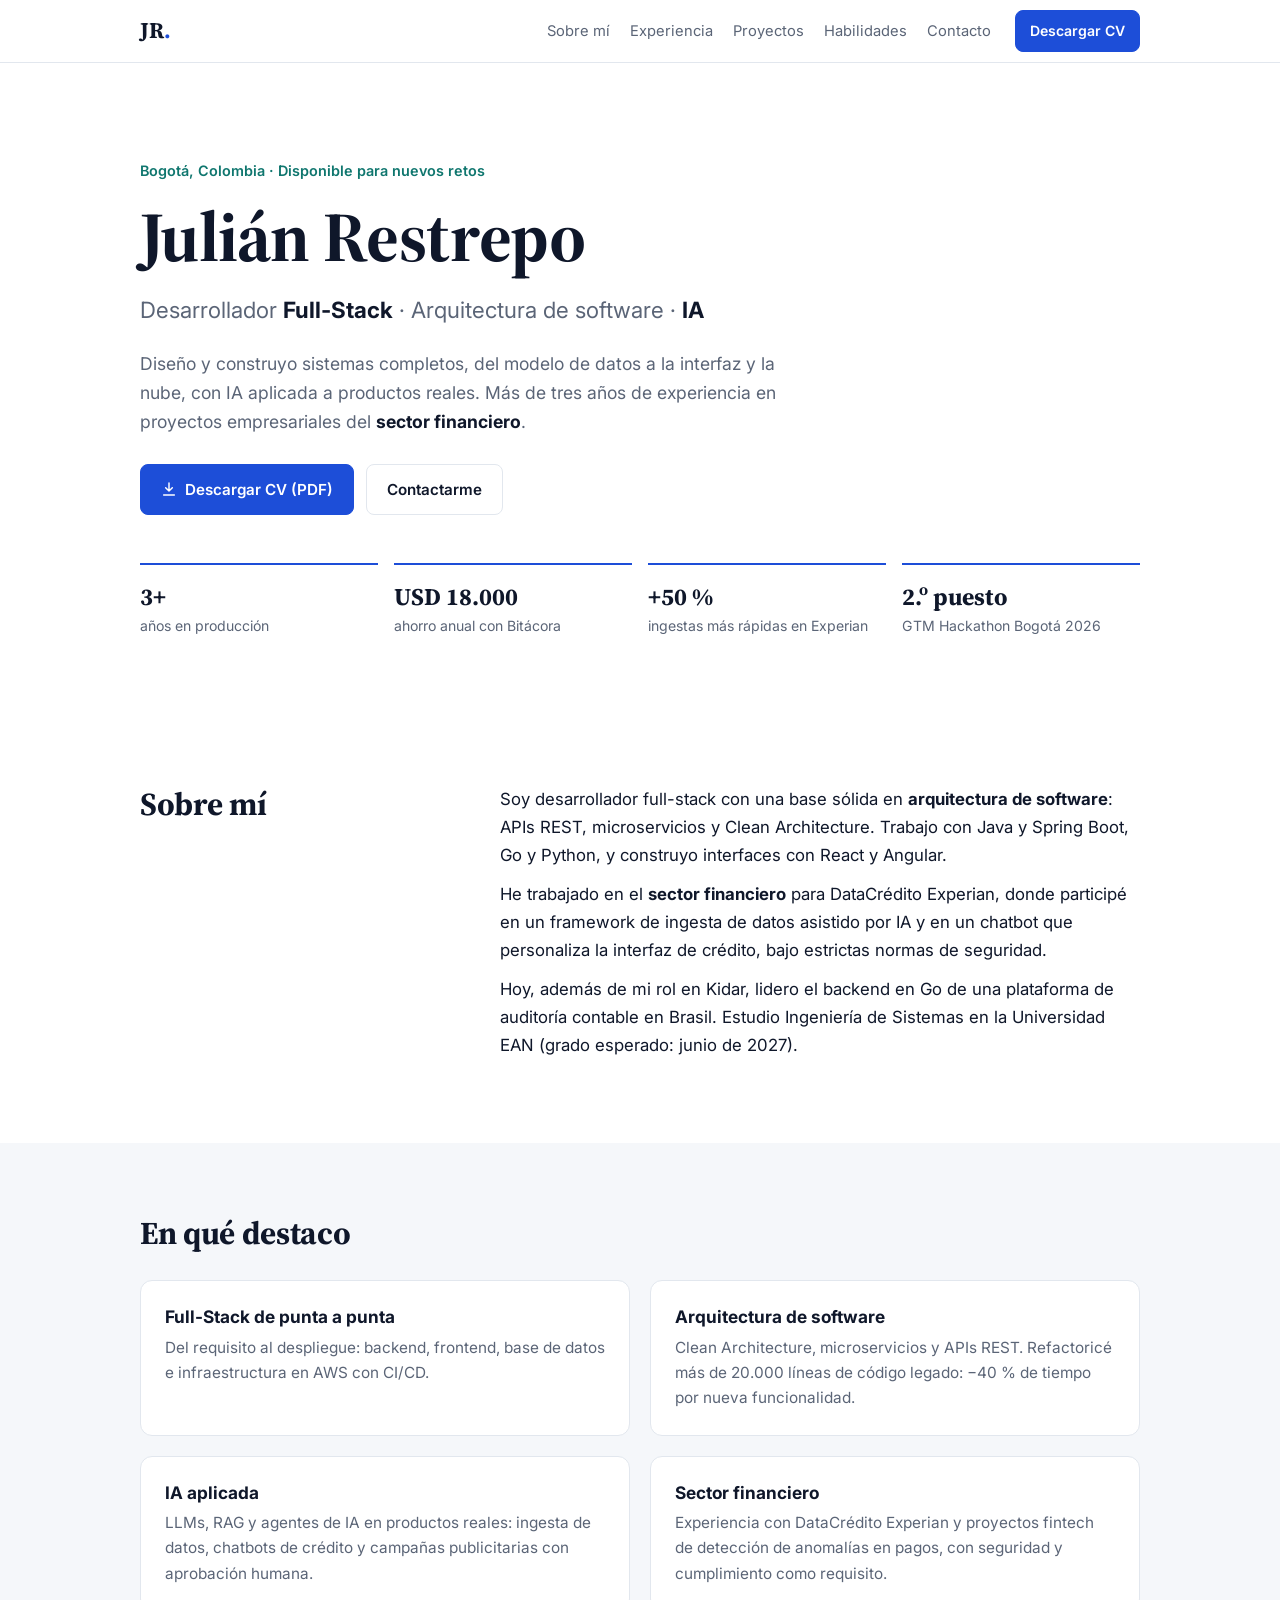
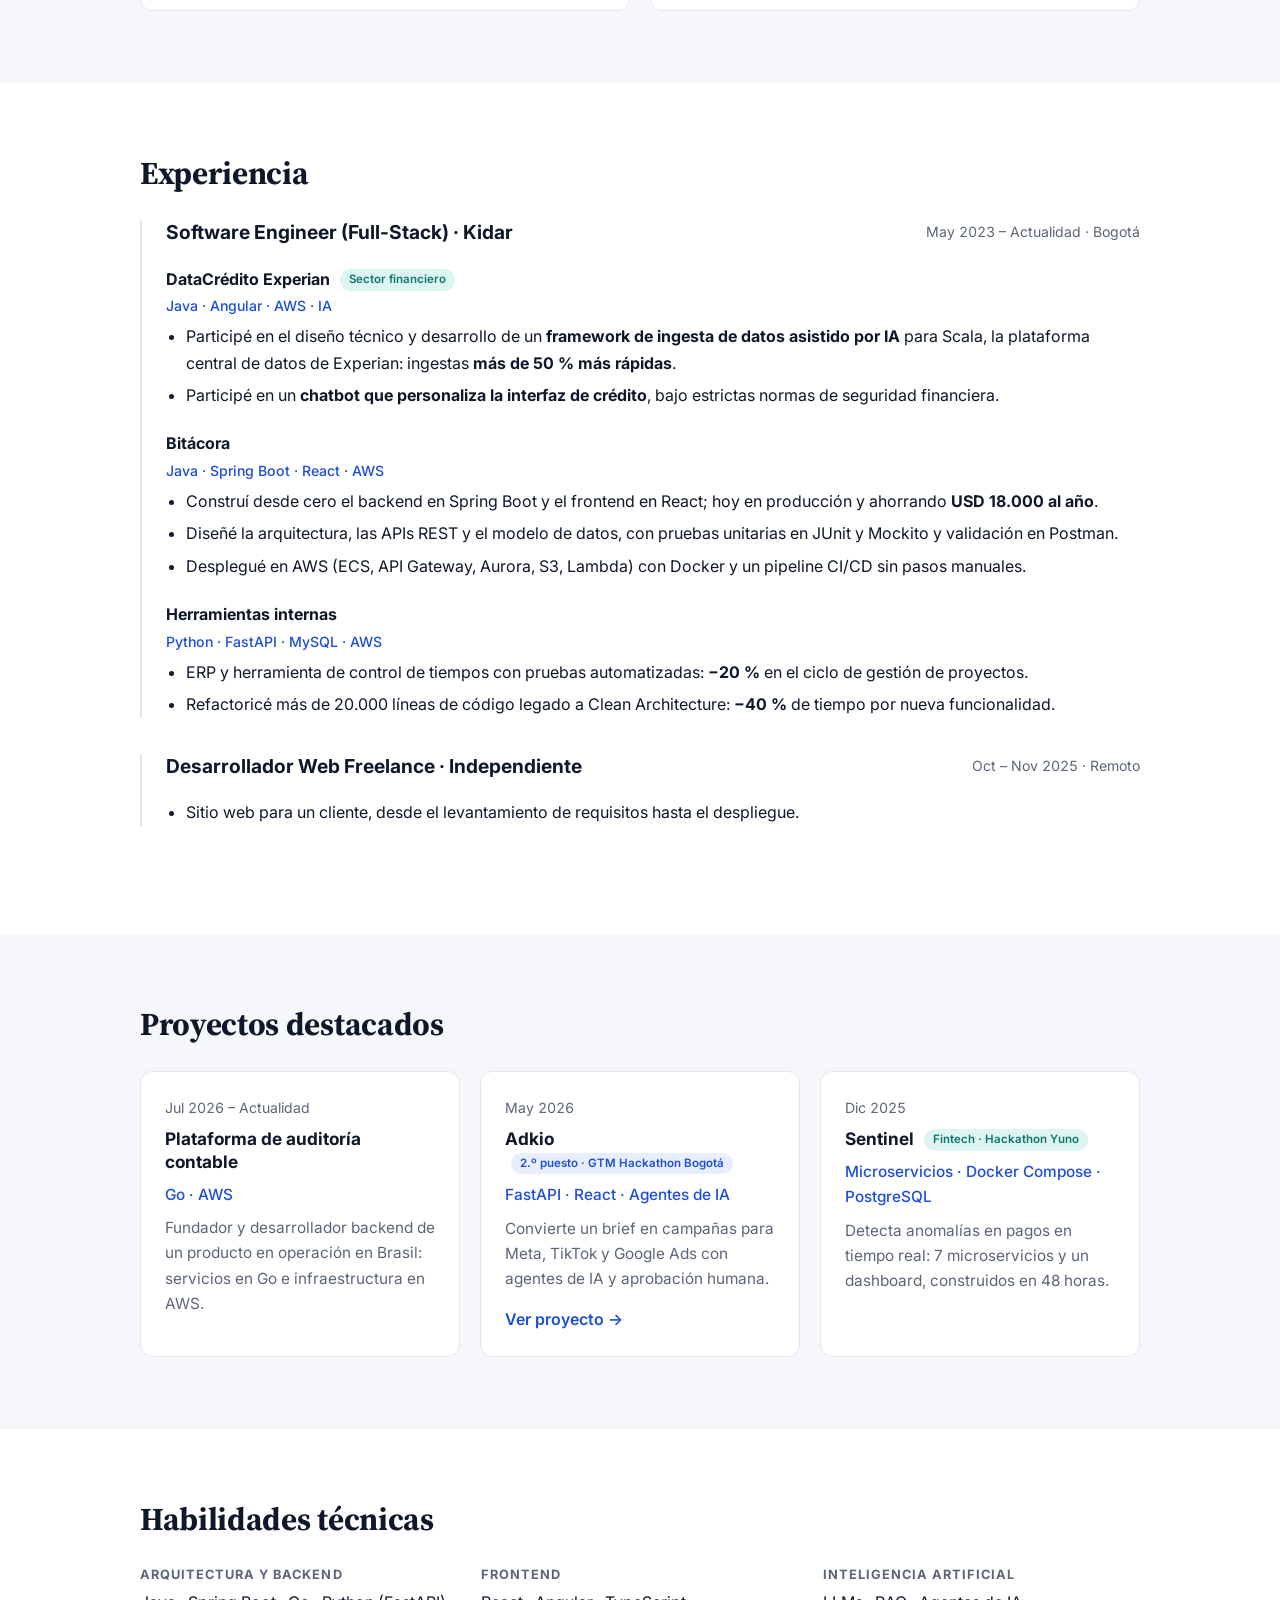
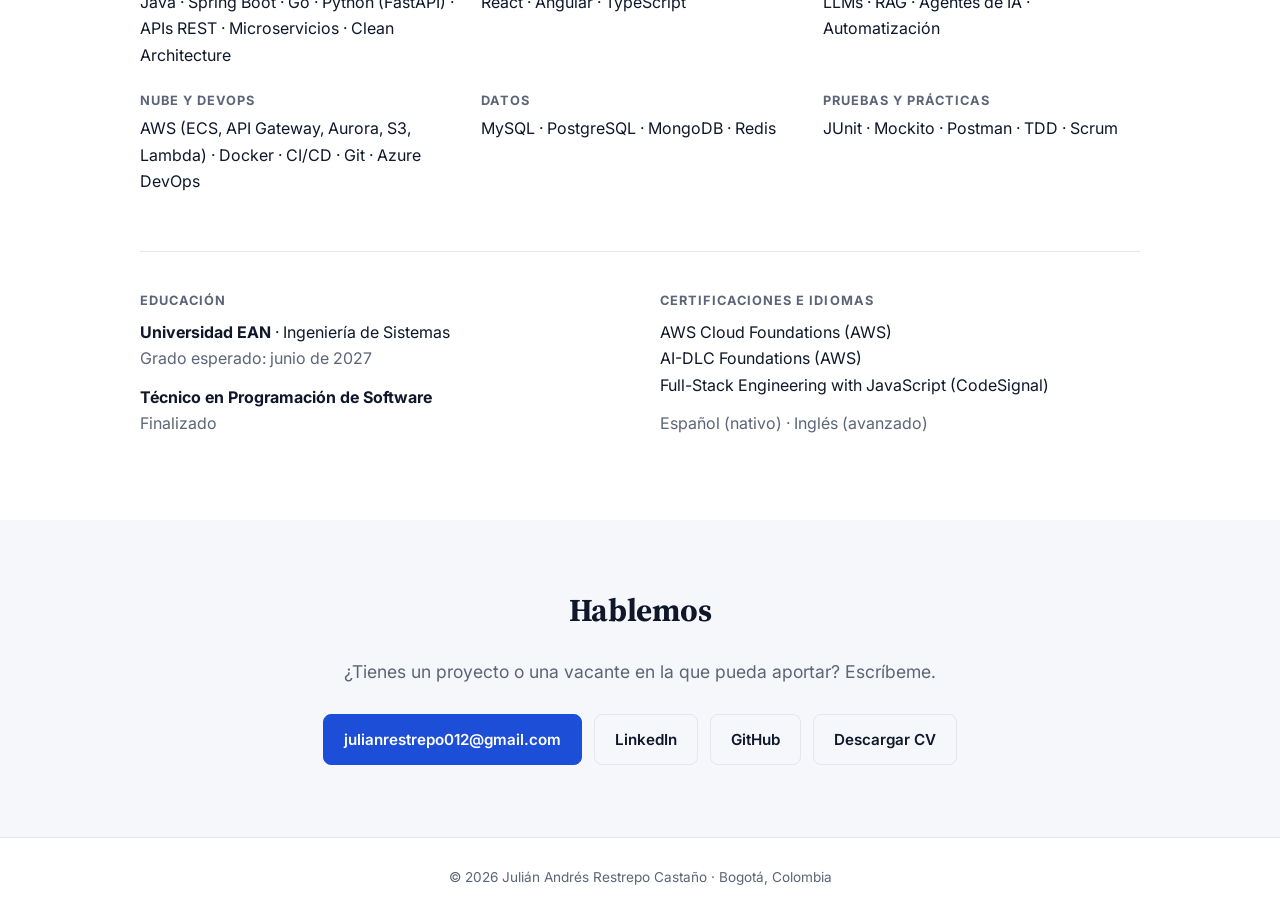
<file: index.html>
<!doctype html>
<html lang="es">
<head>
<meta charset="utf-8">
<meta name="viewport" content="width=device-width, initial-scale=1">
<title>Julián Restrepo · Full-Stack, Arquitectura e IA</title>
<meta name="description" content="Desarrollador Full-Stack con amplio dominio de arquitectura de software e IA. Experiencia en el sector financiero (DataCrédito Experian).">
<link rel="preconnect" href="https://fonts.googleapis.com">
<link rel="preconnect" href="https://fonts.gstatic.com" crossorigin>
<link href="https://fonts.googleapis.com/css2?family=Inter:wght@400;500;600;700&family=Source+Serif+4:wght@600;700&display=swap" rel="stylesheet">
<link rel="stylesheet" href="styles.css">
</head>
<body>

<header class="nav">
  <div class="wrap nav-in">
    <a href="#inicio" class="brand">JR<span>.</span></a>
    <nav>
      <a href="#sobre-mi">Sobre mí</a>
      <a href="#experiencia">Experiencia</a>
      <a href="#proyectos">Proyectos</a>
      <a href="#habilidades">Habilidades</a>
      <a href="#contacto">Contacto</a>
    </nav>
    <a class="btn btn-sm" href="assets/Julian_Restrepo_FullStack_CV.pdf" download>Descargar CV</a>
  </div>
</header>

<main>
<section id="inicio" class="hero">
  <div class="wrap">
    <p class="eyebrow">Bogotá, Colombia · Disponible para nuevos retos</p>
    <h1>Julián Restrepo</h1>
    <p class="role">Desarrollador <strong>Full-Stack</strong> · Arquitectura de software · <strong>IA</strong></p>
    <p class="lead">Diseño y construyo sistemas completos, del modelo de datos a la interfaz y la nube, con IA aplicada a productos reales. Más de tres años de experiencia en proyectos empresariales del <strong>sector financiero</strong>.</p>
    <div class="cta">
      <a class="btn" href="assets/Julian_Restrepo_FullStack_CV.pdf" download>
        <svg width="16" height="16" viewBox="0 0 24 24" fill="none" stroke="currentColor" stroke-width="2.2" stroke-linecap="round" stroke-linejoin="round" aria-hidden="true"><path d="M12 3v12m0 0l-5-5m5 5l5-5M4 21h16"/></svg>
        Descargar CV (PDF)
      </a>
      <a class="btn btn-ghost" href="#contacto">Contactarme</a>
    </div>
    <ul class="stats">
      <li><strong>3+</strong><span>años en producción</span></li>
      <li><strong>USD 18.000</strong><span>ahorro anual con Bitácora</span></li>
      <li><strong>+50 %</strong><span>ingestas más rápidas en Experian</span></li>
      <li><strong>2.º puesto</strong><span>GTM Hackathon Bogotá 2026</span></li>
    </ul>
  </div>
</section>

<section id="sobre-mi">
  <div class="wrap grid-2">
    <div>
      <h2>Sobre mí</h2>
    </div>
    <div class="prose">
      <p>Soy desarrollador full-stack con una base sólida en <strong>arquitectura de software</strong>: APIs REST, microservicios y Clean Architecture. Trabajo con Java y Spring Boot, Go y Python, y construyo interfaces con React y Angular.</p>
      <p>He trabajado en el <strong>sector financiero</strong> para DataCrédito Experian, donde participé en un framework de ingesta de datos asistido por IA y en un chatbot que personaliza la interfaz de crédito, bajo estrictas normas de seguridad.</p>
      <p>Hoy, además de mi rol en Kidar, lidero el backend en Go de una plataforma de auditoría contable en Brasil. Estudio Ingeniería de Sistemas en la Universidad EAN (grado esperado: junio de 2027).</p>
    </div>
  </div>
</section>

<section id="pilares" class="alt">
  <div class="wrap">
    <h2>En qué destaco</h2>
    <div class="cards">
      <article class="card">
        <h3>Full-Stack de punta a punta</h3>
        <p>Del requisito al despliegue: backend, frontend, base de datos e infraestructura en AWS con CI/CD.</p>
      </article>
      <article class="card">
        <h3>Arquitectura de software</h3>
        <p>Clean Architecture, microservicios y APIs REST. Refactoricé más de 20.000 líneas de código legado: −40 % de tiempo por nueva funcionalidad.</p>
      </article>
      <article class="card">
        <h3>IA aplicada</h3>
        <p>LLMs, RAG y agentes de IA en productos reales: ingesta de datos, chatbots de crédito y campañas publicitarias con aprobación humana.</p>
      </article>
      <article class="card">
        <h3>Sector financiero</h3>
        <p>Experiencia con DataCrédito Experian y proyectos fintech de detección de anomalías en pagos, con seguridad y cumplimiento como requisito.</p>
      </article>
    </div>
  </div>
</section>

<section id="experiencia">
  <div class="wrap">
    <h2>Experiencia</h2>

    <div class="job">
      <div class="job-head">
        <div><h3>Software Engineer (Full-Stack) · Kidar</h3></div>
        <span class="date">May 2023 – Actualidad · Bogotá</span>
      </div>

      <div class="sub">
        <h4>DataCrédito Experian <span class="tag fin">Sector financiero</span></h4>
        <p class="stack">Java · Angular · AWS · IA</p>
        <ul>
          <li>Participé en el diseño técnico y desarrollo de un <strong>framework de ingesta de datos asistido por IA</strong> para Scala, la plataforma central de datos de Experian: ingestas <strong>más de 50 % más rápidas</strong>.</li>
          <li>Participé en un <strong>chatbot que personaliza la interfaz de crédito</strong>, bajo estrictas normas de seguridad financiera.</li>
        </ul>
      </div>

      <div class="sub">
        <h4>Bitácora</h4>
        <p class="stack">Java · Spring Boot · React · AWS</p>
        <ul>
          <li>Construí desde cero el backend en Spring Boot y el frontend en React; hoy en producción y ahorrando <strong>USD 18.000 al año</strong>.</li>
          <li>Diseñé la arquitectura, las APIs REST y el modelo de datos, con pruebas unitarias en JUnit y Mockito y validación en Postman.</li>
          <li>Desplegué en AWS (ECS, API Gateway, Aurora, S3, Lambda) con Docker y un pipeline CI/CD sin pasos manuales.</li>
        </ul>
      </div>

      <div class="sub">
        <h4>Herramientas internas</h4>
        <p class="stack">Python · FastAPI · MySQL · AWS</p>
        <ul>
          <li>ERP y herramienta de control de tiempos con pruebas automatizadas: <strong>−20 %</strong> en el ciclo de gestión de proyectos.</li>
          <li>Refactoricé más de 20.000 líneas de código legado a Clean Architecture: <strong>−40 %</strong> de tiempo por nueva funcionalidad.</li>
        </ul>
      </div>
    </div>

    <div class="job">
      <div class="job-head">
        <div><h3>Desarrollador Web Freelance · Independiente</h3></div>
        <span class="date">Oct – Nov 2025 · Remoto</span>
      </div>
      <ul>
        <li>Sitio web para un cliente, desde el levantamiento de requisitos hasta el despliegue.</li>
      </ul>
    </div>
  </div>
</section>

<section id="proyectos" class="alt">
  <div class="wrap">
    <h2>Proyectos destacados</h2>
    <div class="cards cards-3">
      <article class="card project">
        <span class="date">Jul 2026 – Actualidad</span>
        <h3>Plataforma de auditoría contable</h3>
        <p class="stack">Go · AWS</p>
        <p>Fundador y desarrollador backend de un producto en operación en Brasil: servicios en Go e infraestructura en AWS.</p>
      </article>
      <article class="card project">
        <span class="date">May 2026</span>
        <h3>Adkio <span class="tag">2.º puesto · GTM Hackathon Bogotá</span></h3>
        <p class="stack">FastAPI · React · Agentes de IA</p>
        <p>Convierte un brief en campañas para Meta, TikTok y Google Ads con agentes de IA y aprobación humana.</p>
        <a class="link" href="https://adkio.pages.dev" target="_blank" rel="noopener">Ver proyecto →</a>
      </article>
      <article class="card project">
        <span class="date">Dic 2025</span>
        <h3>Sentinel <span class="tag fin">Fintech · Hackathon Yuno</span></h3>
        <p class="stack">Microservicios · Docker Compose · PostgreSQL</p>
        <p>Detecta anomalías en pagos en tiempo real: 7 microservicios y un dashboard, construidos en 48 horas.</p>
      </article>
    </div>
  </div>
</section>

<section id="habilidades">
  <div class="wrap">
    <h2>Habilidades técnicas</h2>
    <div class="skills">
      <div><h3>Arquitectura y backend</h3><p>Java · Spring Boot · Go · Python (FastAPI) · APIs REST · Microservicios · Clean Architecture</p></div>
      <div><h3>Frontend</h3><p>React · Angular · TypeScript</p></div>
      <div><h3>Inteligencia artificial</h3><p>LLMs · RAG · Agentes de IA · Automatización</p></div>
      <div><h3>Nube y DevOps</h3><p>AWS (ECS, API Gateway, Aurora, S3, Lambda) · Docker · CI/CD · Git · Azure DevOps</p></div>
      <div><h3>Datos</h3><p>MySQL · PostgreSQL · MongoDB · Redis</p></div>
      <div><h3>Pruebas y prácticas</h3><p>JUnit · Mockito · Postman · TDD · Scrum</p></div>
    </div>

    <div class="grid-2 edu">
      <div>
        <h3>Educación</h3>
        <p><strong>Universidad EAN</strong> · Ingeniería de Sistemas<br><span class="muted">Grado esperado: junio de 2027</span></p>
        <p><strong>Técnico en Programación de Software</strong><br><span class="muted">Finalizado</span></p>
      </div>
      <div>
        <h3>Certificaciones e idiomas</h3>
        <p>AWS Cloud Foundations (AWS)<br>AI-DLC Foundations (AWS)<br>Full-Stack Engineering with JavaScript (CodeSignal)</p>
        <p><span class="muted">Español (nativo) · Inglés (avanzado)</span></p>
      </div>
    </div>
  </div>
</section>

<section id="contacto" class="contact">
  <div class="wrap">
    <h2>Hablemos</h2>
    <p class="lead">¿Tienes un proyecto o una vacante en la que pueda aportar? Escríbeme.</p>
    <div class="cta center">
      <a class="btn" href="mailto:julianrestrepo012@gmail.com">julianrestrepo012@gmail.com</a>
      <a class="btn btn-ghost" href="https://www.linkedin.com/in/jarestrepo" target="_blank" rel="noopener">LinkedIn</a>
      <a class="btn btn-ghost" href="https://github.com/Julianlamaravilla" target="_blank" rel="noopener">GitHub</a>
      <a class="btn btn-ghost" href="assets/Julian_Restrepo_FullStack_CV.pdf" download>Descargar CV</a>
    </div>
  </div>
</section>
</main>

<footer>
  <div class="wrap">© <span id="y">2026</span> Julián Andrés Restrepo Castaño · Bogotá, Colombia</div>
</footer>

<script>document.getElementById('y').textContent = new Date().getFullYear();</script>
</body>
</html>
</file>
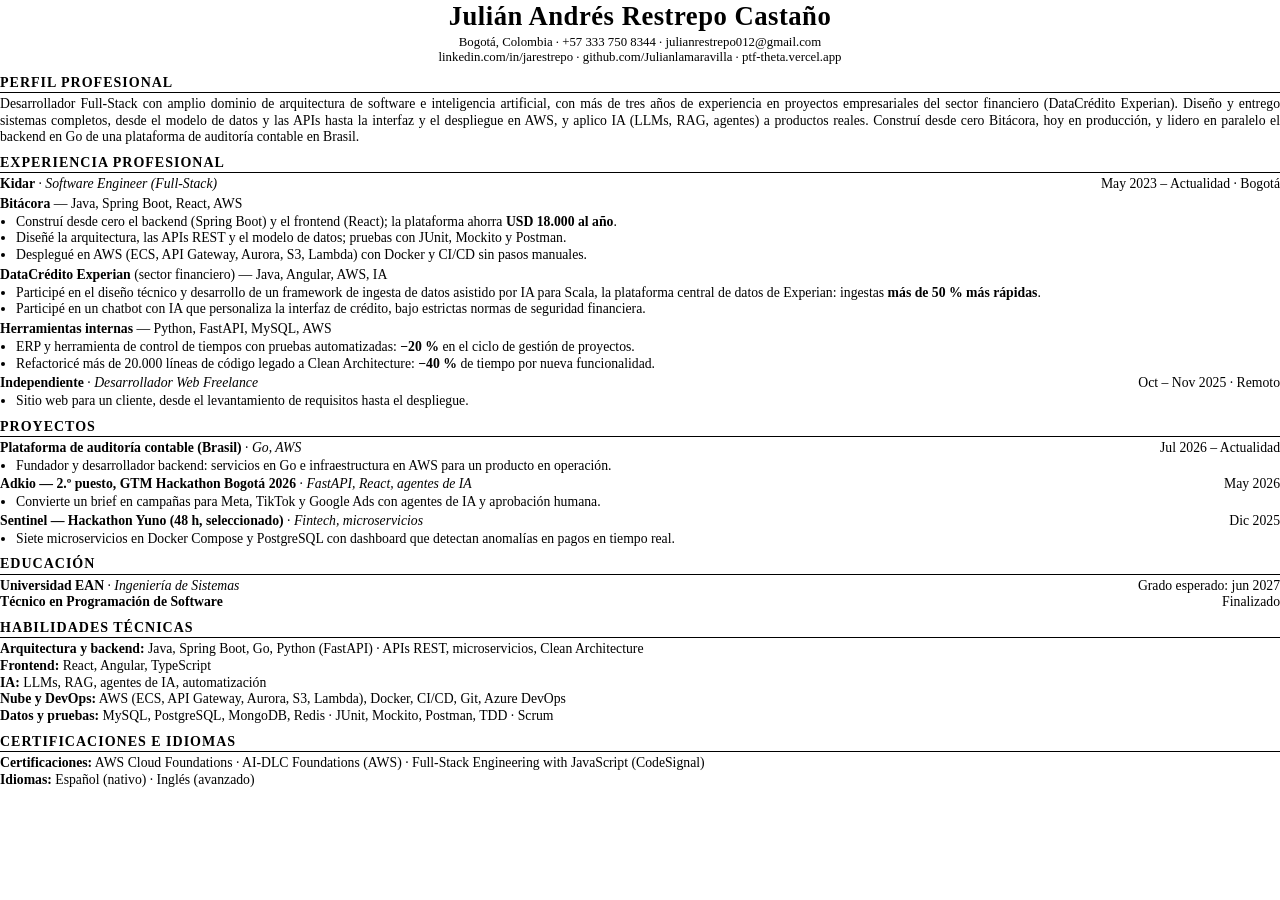
<file: cv/cv.html>
<!doctype html>
<html lang="es">
<head>
<meta charset="utf-8">
<title>Julián Restrepo – CV Full-Stack</title>
<style>
  @page { size: Letter; margin: 0.5in 0.6in; }
  * { box-sizing: border-box; }
  body {
    font-family: "Times New Roman", Times, Georgia, serif;
    font-size: 10.3pt; line-height: 1.22; color: #000; margin: 0;
  }
  h1 { font-size: 20pt; text-align: center; margin: 0 0 2px; letter-spacing: .5px; font-weight: 700; }
  .contact { text-align: center; font-size: 9.6pt; margin-bottom: 6px; }
  .contact a { color: #000; text-decoration: none; }
  h2 {
    font-size: 10.5pt; text-transform: uppercase; letter-spacing: 1px;
    border-bottom: 1px solid #000; margin: 8px 0 3px; padding-bottom: 1px; font-weight: 700;
  }
  .row { display: flex; justify-content: space-between; gap: 12px; }
  .row b { font-weight: 700; }
  .row i { font-style: italic; }
  .sub { margin-top: 3px; }
  ul { margin: 1px 0 2px; padding-left: 16px; }
  li { margin: 0; padding: 0; }
  p { margin: 0; text-align: justify; }
  .skills div { margin: 0; }
</style>
</head>
<body>

<h1>Julián Andrés Restrepo Castaño</h1>
<div class="contact">
  Bogotá, Colombia · +57 333 750 8344 · <a href="mailto:julianrestrepo012@gmail.com">julianrestrepo012@gmail.com</a><br>
  <a href="https://www.linkedin.com/in/jarestrepo">linkedin.com/in/jarestrepo</a> ·
  <a href="https://github.com/Julianlamaravilla">github.com/Julianlamaravilla</a> ·
  <a href="https://ptf-theta.vercel.app">ptf-theta.vercel.app</a>
</div>

<h2>Perfil profesional</h2>
<p>Desarrollador Full-Stack con amplio dominio de arquitectura de software e inteligencia artificial, con más de tres años de experiencia en proyectos empresariales del sector financiero (DataCrédito Experian). Diseño y entrego sistemas completos, desde el modelo de datos y las APIs hasta la interfaz y el despliegue en AWS, y aplico IA (LLMs, RAG, agentes) a productos reales. Construí desde cero Bitácora, hoy en producción, y lidero en paralelo el backend en Go de una plataforma de auditoría contable en Brasil.</p>

<h2>Experiencia profesional</h2>
<div class="row"><span><b>Kidar</b> · <i>Software Engineer (Full-Stack)</i></span><span>May 2023 – Actualidad · Bogotá</span></div>

<div class="sub"><b>Bitácora</b> — Java, Spring Boot, React, AWS</div>
<ul>
  <li>Construí desde cero el backend (Spring Boot) y el frontend (React); la plataforma ahorra <b>USD 18.000 al año</b>.</li>
  <li>Diseñé la arquitectura, las APIs REST y el modelo de datos; pruebas con JUnit, Mockito y Postman.</li>
  <li>Desplegué en AWS (ECS, API Gateway, Aurora, S3, Lambda) con Docker y CI/CD sin pasos manuales.</li>
</ul>

<div class="sub"><b>DataCrédito Experian</b> (sector financiero) — Java, Angular, AWS, IA</div>
<ul>
  <li>Participé en el diseño técnico y desarrollo de un framework de ingesta de datos asistido por IA para Scala, la plataforma central de datos de Experian: ingestas <b>más de 50 % más rápidas</b>.</li>
  <li>Participé en un chatbot con IA que personaliza la interfaz de crédito, bajo estrictas normas de seguridad financiera.</li>
</ul>

<div class="sub"><b>Herramientas internas</b> — Python, FastAPI, MySQL, AWS</div>
<ul>
  <li>ERP y herramienta de control de tiempos con pruebas automatizadas: <b>−20 %</b> en el ciclo de gestión de proyectos.</li>
  <li>Refactoricé más de 20.000 líneas de código legado a Clean Architecture: <b>−40 %</b> de tiempo por nueva funcionalidad.</li>
</ul>

<div class="row" style="margin-top:3px"><span><b>Independiente</b> · <i>Desarrollador Web Freelance</i></span><span>Oct – Nov 2025 · Remoto</span></div>
<ul><li>Sitio web para un cliente, desde el levantamiento de requisitos hasta el despliegue.</li></ul>

<h2>Proyectos</h2>
<div class="row"><span><b>Plataforma de auditoría contable (Brasil)</b> · <i>Go, AWS</i></span><span>Jul 2026 – Actualidad</span></div>
<ul><li>Fundador y desarrollador backend: servicios en Go e infraestructura en AWS para un producto en operación.</li></ul>

<div class="row"><span><b>Adkio — 2.º puesto, GTM Hackathon Bogotá 2026</b> · <i>FastAPI, React, agentes de IA</i></span><span>May 2026</span></div>
<ul><li>Convierte un brief en campañas para Meta, TikTok y Google Ads con agentes de IA y aprobación humana.</li></ul>

<div class="row"><span><b>Sentinel — Hackathon Yuno (48 h, seleccionado)</b> · <i>Fintech, microservicios</i></span><span>Dic 2025</span></div>
<ul><li>Siete microservicios en Docker Compose y PostgreSQL con dashboard que detectan anomalías en pagos en tiempo real.</li></ul>

<h2>Educación</h2>
<div class="row"><span><b>Universidad EAN</b> · <i>Ingeniería de Sistemas</i></span><span>Grado esperado: jun 2027</span></div>
<div class="row"><span><b>Técnico en Programación de Software</b></span><span>Finalizado</span></div>

<h2>Habilidades técnicas</h2>
<div class="skills">
  <div><b>Arquitectura y backend:</b> Java, Spring Boot, Go, Python (FastAPI) · APIs REST, microservicios, Clean Architecture</div>
  <div><b>Frontend:</b> React, Angular, TypeScript</div>
  <div><b>IA:</b> LLMs, RAG, agentes de IA, automatización</div>
  <div><b>Nube y DevOps:</b> AWS (ECS, API Gateway, Aurora, S3, Lambda), Docker, CI/CD, Git, Azure DevOps</div>
  <div><b>Datos y pruebas:</b> MySQL, PostgreSQL, MongoDB, Redis · JUnit, Mockito, Postman, TDD · Scrum</div>
</div>

<h2>Certificaciones e idiomas</h2>
<div><b>Certificaciones:</b> AWS Cloud Foundations · AI-DLC Foundations (AWS) · Full-Stack Engineering with JavaScript (CodeSignal)</div>
<div><b>Idiomas:</b> Español (nativo) · Inglés (avanzado)</div>

</body>
</html>
</file>
<file: styles.css>
:root {
  --bg: #fff;
  --bg-alt: #f5f7fa;
  --ink: #0f172a;
  --muted: #5b6577;
  --line: #e2e7ee;
  --accent: #1d4ed8;
  --accent-ink: #fff;
  --accent-soft: #e8eefc;
  --fin: #0f766e;
  --fin-soft: #def4f1;
}
@media (prefers-color-scheme: dark) {
  :root {
    --bg: #0b1220;
    --bg-alt: #111a2c;
    --ink: #e8edf5;
    --muted: #9aa6ba;
    --line: #223049;
    --accent: #6d9bff;
    --accent-ink: #0b1220;
    --accent-soft: #172447;
    --fin: #5eead4;
    --fin-soft: #0f2d33;
  }
}

* { box-sizing: border-box; }
html { scroll-behavior: smooth; scroll-padding-top: 72px; }
body {
  margin: 0; background: var(--bg); color: var(--ink);
  font: 16px/1.65 Inter, system-ui, -apple-system, "Segoe UI", sans-serif;
  -webkit-font-smoothing: antialiased;
}
a { color: inherit; }
.wrap { max-width: 1040px; margin: 0 auto; padding: 0 20px; }
section { padding: 72px 0; }
section.alt { background: var(--bg-alt); }
h1, h2 { font-family: "Source Serif 4", Georgia, serif; letter-spacing: -.01em; line-height: 1.15; margin: 0; }
h2 { font-size: 2rem; margin-bottom: 28px; }
h3 { font-size: 1.08rem; margin: 0 0 6px; line-height: 1.35; }
h4 { font-size: 1rem; margin: 0; }
p { margin: 0 0 12px; }

/* nav */
.nav { position: sticky; top: 0; z-index: 10; background: color-mix(in srgb, var(--bg) 88%, transparent); backdrop-filter: blur(10px); border-bottom: 1px solid var(--line); }
.nav-in { display: flex; align-items: center; gap: 24px; height: 62px; }
.brand { font-family: "Source Serif 4", serif; font-weight: 700; font-size: 1.4rem; text-decoration: none; }
.brand span { color: var(--accent); }
.nav nav { display: flex; gap: 20px; margin-left: auto; font-size: .92rem; }
.nav nav a { text-decoration: none; color: var(--muted); }
.nav nav a:hover { color: var(--ink); }

/* buttons */
.btn {
  display: inline-flex; align-items: center; gap: 8px; padding: 12px 20px; border-radius: 8px;
  background: var(--accent); color: var(--accent-ink); font-weight: 600; font-size: .95rem;
  text-decoration: none; border: 1px solid var(--accent); transition: transform .15s, opacity .15s;
}
.btn:hover { transform: translateY(-1px); opacity: .92; }
.btn:focus-visible, a:focus-visible { outline: 2px solid var(--accent); outline-offset: 3px; }
.btn-ghost { background: transparent; color: var(--ink); border-color: var(--line); }
.btn-ghost:hover { border-color: var(--accent); }
.btn-sm { padding: 8px 14px; font-size: .88rem; }

/* hero */
.hero { padding: 96px 0 72px; }
.eyebrow { color: var(--fin); font-weight: 600; font-size: .9rem; margin-bottom: 14px; }
.hero h1 { font-size: clamp(2.6rem, 7vw, 4.4rem); }
.role { font-size: clamp(1.1rem, 2.4vw, 1.4rem); color: var(--muted); margin: 14px 0 20px; }
.role strong { color: var(--ink); }
.lead { max-width: 680px; font-size: 1.1rem; color: var(--muted); }
.lead strong { color: var(--ink); }
.cta { display: flex; flex-wrap: wrap; gap: 12px; margin-top: 28px; }
.cta.center { justify-content: center; }
.stats { list-style: none; padding: 0; margin: 48px 0 0; display: grid; grid-template-columns: repeat(4, 1fr); gap: 16px; }
.stats li { border-top: 2px solid var(--accent); padding-top: 12px; }
.stats strong { display: block; font-size: 1.5rem; font-family: "Source Serif 4", serif; }
.stats span { color: var(--muted); font-size: .88rem; line-height: 1.4; display: block; }

/* layout */
.grid-2 { display: grid; grid-template-columns: 1fr 2fr; gap: 40px; }
.prose p { font-size: 1.05rem; }
.cards { display: grid; grid-template-columns: repeat(2, 1fr); gap: 20px; }
.cards-3 { grid-template-columns: repeat(3, 1fr); }
.card { background: var(--bg); border: 1px solid var(--line); border-radius: 12px; padding: 24px; }
.alt .card { background: var(--bg); }
.card p { color: var(--muted); font-size: .96rem; margin-bottom: 0; }
.card .stack { color: var(--accent); font-weight: 500; margin-bottom: 8px; }
.project { display: flex; flex-direction: column; }
.project .date { margin-bottom: 8px; }
.link { margin-top: 14px; font-weight: 600; color: var(--accent); text-decoration: none; }
.link:hover { text-decoration: underline; }

/* experience */
.job { border-left: 2px solid var(--line); padding-left: 24px; margin-bottom: 36px; }
.job-head { display: flex; justify-content: space-between; flex-wrap: wrap; gap: 4px 16px; margin-bottom: 14px; }
.job-head h3 { font-size: 1.2rem; }
.date { color: var(--muted); font-size: .88rem; font-variant-numeric: tabular-nums; }
.sub { margin-bottom: 22px; }
.stack { color: var(--accent); font-size: .88rem; font-weight: 500; margin: 2px 0 6px; }
ul { margin: 6px 0 0; padding-left: 20px; }
li { margin-bottom: 6px; }
.tag { display: inline-block; font: 600 .72rem/1 Inter, sans-serif; padding: 5px 9px; border-radius: 99px; background: var(--accent-soft); color: var(--accent); vertical-align: middle; margin-left: 6px; }
.tag.fin { background: var(--fin-soft); color: var(--fin); }

/* skills */
.skills { display: grid; grid-template-columns: repeat(3, 1fr); gap: 24px; }
.skills h3 { font-size: .8rem; text-transform: uppercase; letter-spacing: .08em; color: var(--muted); }
.skills p { margin: 0; }
.edu { margin-top: 56px; padding-top: 40px; border-top: 1px solid var(--line); grid-template-columns: 1fr 1fr; }
.edu h3 { font-size: .8rem; text-transform: uppercase; letter-spacing: .08em; color: var(--muted); margin-bottom: 10px; }
.muted { color: var(--muted); }

/* contact + footer */
.contact { text-align: center; background: var(--bg-alt); }
.contact .lead { margin: 0 auto; }
footer { padding: 28px 0; color: var(--muted); font-size: .85rem; text-align: center; border-top: 1px solid var(--line); }

@media (max-width: 820px) {
  .nav nav { display: none; }
  .nav .btn { margin-left: auto; }
  .stats { grid-template-columns: repeat(2, 1fr); }
  .grid-2, .edu, .cards, .cards-3, .skills { grid-template-columns: 1fr; gap: 20px; }
  section { padding: 56px 0; }
  .hero { padding: 64px 0 48px; }
  .job { padding-left: 16px; }
}
@media (prefers-reduced-motion: reduce) { html { scroll-behavior: auto; } .btn { transition: none; } }
@media print { .nav, .cta { display: none; } }
</file>
